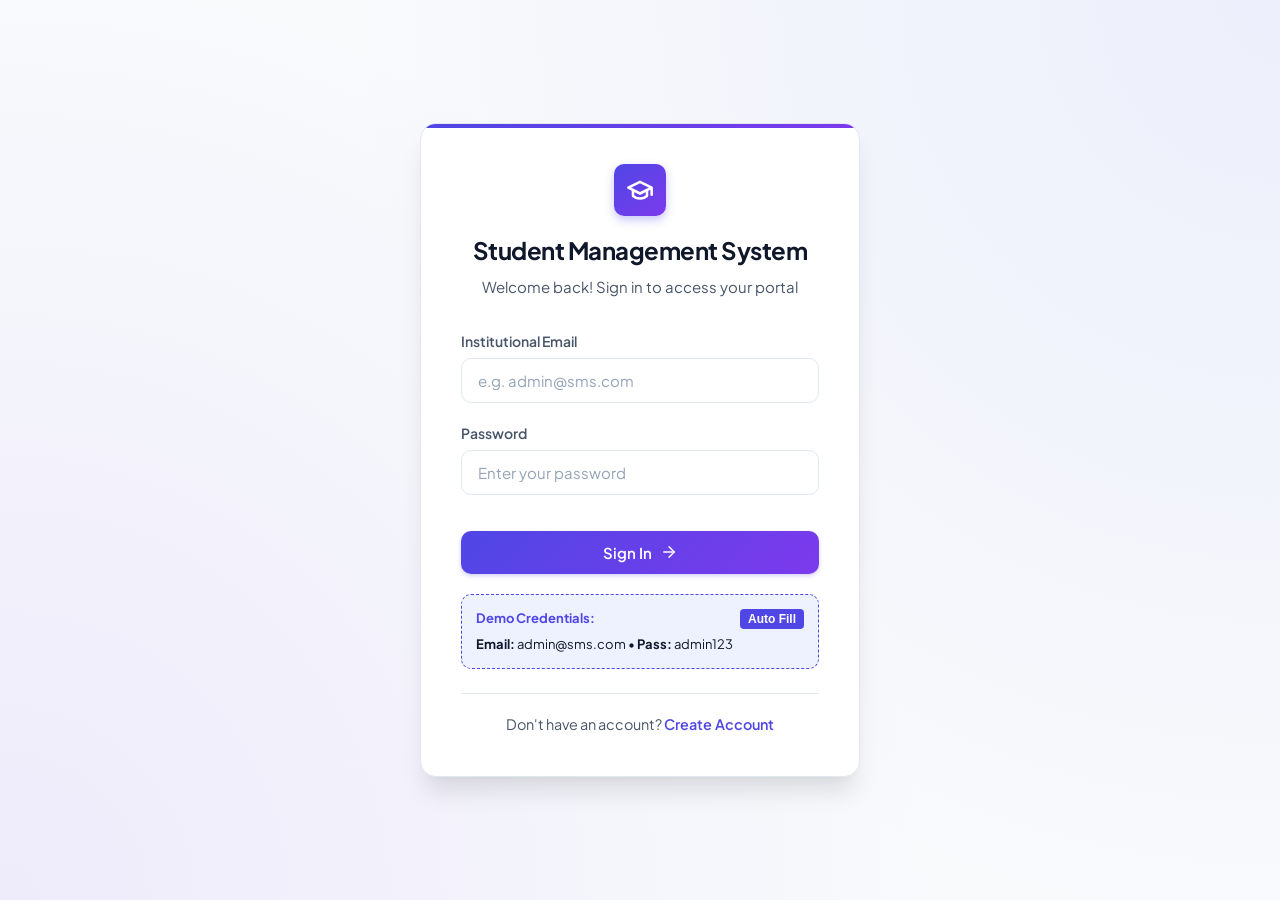
<file: index.html>
<!DOCTYPE html>
<html lang="en">
<head>
    <meta charset="UTF-8">
    <meta name="viewport" content="width=device-width, initial-scale=1.0">
    <title>Student Management System - Login</title>
    <link rel="stylesheet" href="css/style.css">
    <style>
        body { font-family: 'Plus Jakarta Sans', Arial, sans-serif; }
        .login-box { display: contents; }
    </style>
</head>
<body class="auth-page">
    <div class="auth-card">
        <div class="auth-header">
            <div class="auth-logo">
                <svg width="28" height="28" viewBox="0 0 24 24" fill="none" stroke="currentColor" stroke-width="2.2" stroke-linecap="round" stroke-linejoin="round">
                    <path d="M22 10v6M2 10l10-5 10 5-10 5z"/>
                    <path d="M6 12v5c3 3 9 3 12 0v-5"/>
                </svg>
            </div>
            <h2>Student Management System</h2>
            <p>Welcome back! Sign in to access your portal</p>
        </div>

        <form id="loginForm">
            <div class="form-group">
                <label for="email">Institutional Email</label>
                <input type="email" id="email" placeholder="e.g. admin@sms.com" required autocomplete="email">
            </div>

            <div class="form-group">
                <label for="password">Password</label>
                <input type="password" id="password" placeholder="Enter your password" required autocomplete="current-password">
            </div>

            <div id="errorMessage" class="error">Invalid email or password.</div>
            <div id="successMessage" class="success">Login successful! Redirecting to dashboard...</div>

            <button type="submit" id="loginBtn" class="btn btn-primary" style="width: 100%; margin-top: 1rem;">
                <span>Sign In</span>
                <svg width="18" height="18" viewBox="0 0 24 24" fill="none" stroke="currentColor" stroke-width="2" stroke-linecap="round" stroke-linejoin="round">
                    <line x1="5" y1="12" x2="19" y2="12"></line>
                    <polyline points="12 5 19 12 12 19"></polyline>
                </svg>
            </button>
        </form>

        <div class="demo-box">
            <div class="demo-box-header">
                <span>Demo Credentials:</span>
                <button type="button" class="demo-fill-btn" onclick="fillDemo()">Auto Fill</button>
            </div>
            <div><strong>Email:</strong> admin@sms.com &bull; <strong>Pass:</strong> admin123</div>
        </div>

        <div class="form-footer link">
            <p>Don't have an account? <a href="register.html" id="registerLink">Create Account</a></p>
        </div>
    </div>

    <script>
        if (!localStorage.getItem('users')) {
            localStorage.setItem('users', JSON.stringify([
                { name: 'Admin', email: 'admin@sms.com', password: 'admin123', role: 'Administrator' }
            ]));
        }

        function fillDemo() {
            document.getElementById('email').value = 'admin@sms.com';
            document.getElementById('password').value = 'admin123';
        }

        document.getElementById('loginForm').addEventListener('submit', function(e) {
            e.preventDefault();
            var email = document.getElementById('email').value.trim();
            var password = document.getElementById('password').value;
            
            var errEl = document.getElementById('errorMessage');
            var succEl = document.getElementById('successMessage');
            errEl.style.display = 'none';
            succEl.style.display = 'none';

            var users = JSON.parse(localStorage.getItem('users') || '[]');
            var user = users.find(function(u) { 
                return u.email.toLowerCase() === email.toLowerCase() && u.password === password; 
            });

            if (user) {
                succEl.style.display = 'block';
                localStorage.setItem('currentUser', JSON.stringify(user));
                setTimeout(function() { 
                    window.location.href = 'dashboard.html'; 
                }, 1000);
            } else {
                errEl.style.display = 'block';
            }
        });
    </script>
</body>
</html>
</file>
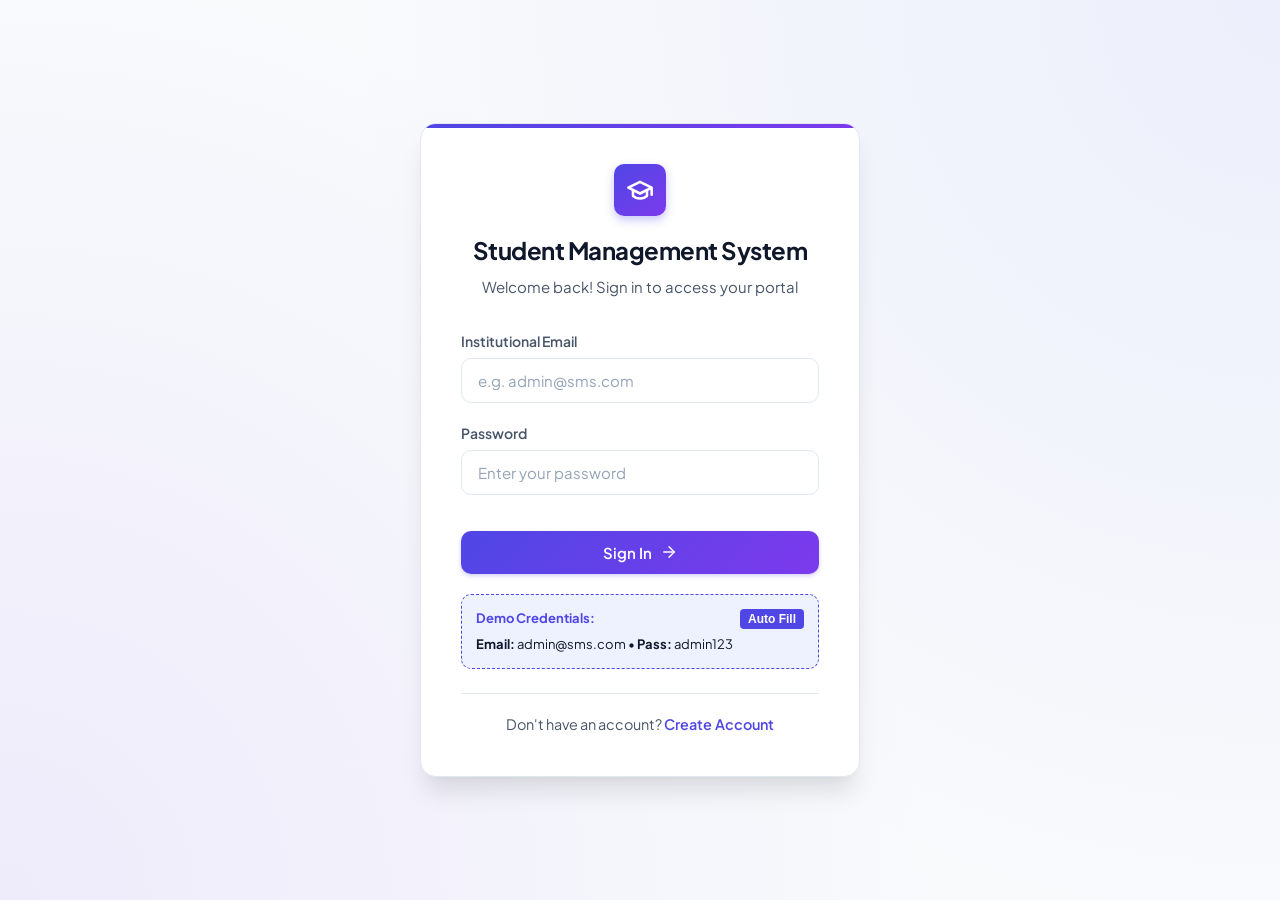
<file: dashboard.html>
<!DOCTYPE html>
<html lang="en">
<head>
    <meta charset="UTF-8">
    <meta name="viewport" content="width=device-width, initial-scale=1.0">
    <title>Student Management System - Dashboard</title>
    <link rel="stylesheet" href="css/style.css">
    <style>
        .welcome { color: inherit; font-size: 0.9375rem; font-weight: 600; }
    </style>
</head>
<body>
    <div class="dashboard-wrapper">
        <aside class="sidebar">
            <div class="sidebar-header">
                <div class="auth-logo" style="width: 36px; height: 36px; margin-bottom: 0;">
                    <svg width="20" height="20" viewBox="0 0 24 24" fill="none" stroke="currentColor" stroke-width="2.2">
                        <path d="M22 10v6M2 10l10-5 10 5-10 5z"/>
                        <path d="M6 12v5c3 3 9 3 12 0v-5"/>
                    </svg>
                </div>
                <h2>SMS Portal</h2>
            </div>

            <nav class="sidebar-nav">
                <a href="#dashboard" class="nav-item active">
                    <svg width="18" height="18" viewBox="0 0 24 24" fill="none" stroke="currentColor" stroke-width="2">
                        <rect x="3" y="3" width="7" height="7"></rect>
                        <rect x="14" y="3" width="7" height="7"></rect>
                        <rect x="14" y="14" width="7" height="7"></rect>
                        <rect x="3" y="14" width="7" height="7"></rect>
                    </svg>
                    <span>Dashboard</span>
                </a>
                <a href="#students" class="nav-item">
                    <svg width="18" height="18" viewBox="0 0 24 24" fill="none" stroke="currentColor" stroke-width="2">
                        <path d="M17 21v-2a4 4 0 0 0-4-4H5a4 4 0 0 0-4 4v2"></path>
                        <circle cx="9" cy="7" r="4"></circle>
                        <path d="M23 21v-2a4 4 0 0 0-3-3.87"></path>
                        <path d="M16 3.13a4 4 0 0 1 0 7.75"></path>
                    </svg>
                    <span>All Students</span>
                </a>
                <a href="#departments" class="nav-item">
                    <svg width="18" height="18" viewBox="0 0 24 24" fill="none" stroke="currentColor" stroke-width="2">
                        <path d="M3 9l9-7 9 7v11a2 2 0 0 1-2 2H5a2 2 0 0 1-2-2z"></path>
                        <polyline points="9 22 9 12 15 12 15 22"></polyline>
                    </svg>
                    <span>Departments</span>
                </a>
                <a href="#reports" class="nav-item">
                    <svg width="18" height="18" viewBox="0 0 24 24" fill="none" stroke="currentColor" stroke-width="2">
                        <line x1="18" y1="20" x2="18" y2="10"></line>
                        <line x1="12" y1="20" x2="12" y2="4"></line>
                        <line x1="6" y1="20" x2="6" y2="14"></line>
                    </svg>
                    <span>Analytics</span>
                </a>
            </nav>

            <div class="sidebar-footer">
                <span style="font-size: 0.8125rem; color: #64748b;">SMS v2.1.0</span>
            </div>
        </aside>

        <main class="main-content">
            <header class="top-navbar navbar">
                <div>
                    <h2 style="font-size: 1.25rem; font-weight: 700;">Student Management System</h2>
                </div>

                <div class="navbar-user-section">
                    <button class="theme-toggle-btn" id="themeToggleBtn" title="Toggle theme" onclick="toggleTheme()">
                        <svg id="themeIcon" width="18" height="18" viewBox="0 0 24 24" fill="none" stroke="currentColor" stroke-width="2">
                            <path d="M21 12.79A9 9 0 1 1 11.21 3 7 7 0 0 0 21 12.79z"></path>
                        </svg>
                    </button>

                    <div class="user-profile-badge">
                        <div class="user-avatar" id="avatarInitial">A</div>
                        <span class="welcome" id="navUserName">Welcome</span>
                    </div>

                    <button id="logoutBtn" class="btn btn-secondary btn-sm" title="Sign out">
                        <svg width="15" height="15" viewBox="0 0 24 24" fill="none" stroke="currentColor" stroke-width="2">
                            <path d="M9 21H5a2 2 0 0 1-2-2V5a2 2 0 0 1 2-2h4"></path>
                            <polyline points="16 17 21 12 16 7"></polyline>
                            <line x1="21" y1="12" x2="9" y2="12"></line>
                        </svg>
                        <span>Logout</span>
                    </button>
                </div>
            </header>

            <div class="dashboard-body content">
                <div class="page-header">
                    <div>
                        <h3>Student Dashboard</h3>
                        <p>Manage, track, and monitor student academic records in real time</p>
                    </div>
                    <div style="display: flex; gap: 0.75rem;">
                        <button class="btn btn-secondary" onclick="exportToCSV()">
                            <svg width="16" height="16" viewBox="0 0 24 24" fill="none" stroke="currentColor" stroke-width="2">
                                <path d="M21 15v4a2 2 0 0 1-2 2H5a2 2 0 0 1-2-2v-4"></path>
                                <polyline points="7 10 12 15 17 10"></polyline>
                                <line x1="12" y1="15" x2="12" y2="3"></line>
                            </svg>
                            <span>Export CSV</span>
                        </button>
                        <button class="btn btn-primary" onclick="openAddModal()">
                            <svg width="16" height="16" viewBox="0 0 24 24" fill="none" stroke="currentColor" stroke-width="2">
                                <line x1="12" y1="5" x2="12" y2="19"></line>
                                <line x1="5" y1="12" x2="19" y2="12"></line>
                            </svg>
                            <span>Add Student</span>
                        </button>
                    </div>
                </div>

                <div class="stats-grid">
                    <div class="stat-card">
                        <div class="stat-icon blue">
                            <svg width="22" height="22" viewBox="0 0 24 24" fill="none" stroke="currentColor" stroke-width="2">
                                <path d="M17 21v-2a4 4 0 0 0-4-4H5a4 4 0 0 0-4 4v2"></path>
                                <circle cx="9" cy="7" r="4"></circle>
                            </svg>
                        </div>
                        <div class="stat-info">
                            <h4>Total Students</h4>
                            <div class="stat-number" id="totalStudentsCount">5</div>
                        </div>
                    </div>
                    <div class="stat-card">
                        <div class="stat-icon green">
                            <svg width="22" height="22" viewBox="0 0 24 24" fill="none" stroke="currentColor" stroke-width="2">
                                <polyline points="20 6 9 17 4 12"></polyline>
                            </svg>
                        </div>
                        <div class="stat-info">
                            <h4>Active Enrolled</h4>
                            <div class="stat-number" id="activeStudentsCount">4</div>
                        </div>
                    </div>
                    <div class="stat-card">
                        <div class="stat-icon purple">
                            <svg width="22" height="22" viewBox="0 0 24 24" fill="none" stroke="currentColor" stroke-width="2">
                                <line x1="18" y1="20" x2="18" y2="10"></line>
                                <line x1="12" y1="20" x2="12" y2="4"></line>
                                <line x1="6" y1="20" x2="6" y2="14"></line>
                            </svg>
                        </div>
                        <div class="stat-info">
                            <h4>Average GPA</h4>
                            <div class="stat-number" id="avgGpaValue">3.72</div>
                        </div>
                    </div>
                    <div class="stat-card">
                        <div class="stat-icon amber">
                            <svg width="22" height="22" viewBox="0 0 24 24" fill="none" stroke="currentColor" stroke-width="2">
                                <path d="M3 9l9-7 9 7v11a2 2 0 0 1-2 2H5a2 2 0 0 1-2-2z"></path>
                                <polyline points="9 22 9 12 15 12 15 22"></polyline>
                            </svg>
                        </div>
                        <div class="stat-info">
                            <h4>Departments</h4>
                            <div class="stat-number" id="totalDeptsCount">4</div>
                        </div>
                    </div>
                </div>

                <div class="table-controls">
                    <div class="search-filter-group">
                        <div class="search-input-wrapper">
                            <span class="search-icon">
                                <svg width="16" height="16" viewBox="0 0 24 24" fill="none" stroke="currentColor" stroke-width="2">
                                    <circle cx="11" cy="11" r="8"></circle>
                                    <line x1="21" y1="21" x2="16.65" y2="16.65"></line>
                                </svg>
                            </span>
                            <input type="text" id="searchInput" placeholder="Search by name, ID, or email..." oninput="filterStudents()">
                        </div>
                        <select id="deptFilter" onchange="filterStudents()" style="width: 190px;">
                            <option value="">All Departments</option>
                            <option value="Computer Science">Computer Science</option>
                            <option value="Software Engineering">Software Engineering</option>
                            <option value="Information Technology">Information Technology</option>
                            <option value="Electrical Engineering">Electrical Engineering</option>
                        </select>
                        <select id="statusFilter" onchange="filterStudents()" style="width: 140px;">
                            <option value="">All Statuses</option>
                            <option value="Active">Active</option>
                            <option value="On Leave">On Leave</option>
                            <option value="Graduated">Graduated</option>
                        </select>
                    </div>
                </div>

                <div class="table-card">
                    <div class="table-responsive">
                        <table id="studentTable">
                            <thead>
                                <tr>
                                    <th>ID</th>
                                    <th>Student</th>
                                    <th>Department</th>
                                    <th>GPA</th>
                                    <th>Status</th>
                                    <th style="text-align: right;">Actions</th>
                                </tr>
                            </thead>
                            <tbody id="studentTableBody">
                            </tbody>
                        </table>
                    </div>
                </div>
            </div>
        </main>
    </div>

    <div class="modal-overlay" id="studentModal">
        <div class="modal-container">
            <div class="modal-header">
                <h3 id="modalTitle">Add New Student</h3>
                <button type="button" class="modal-close-btn" onclick="closeModal()">&times;</button>
            </div>
            <form id="studentForm" onsubmit="handleSaveStudent(event)">
                <input type="hidden" id="editIndex" value="-1">
                <div class="modal-body">
                    <div class="form-group">
                        <label for="modalStudentId">Student ID</label>
                        <input type="text" id="modalStudentId" placeholder="e.g. STU-006" required>
                    </div>
                    <div class="form-group">
                        <label for="modalStudentName">Full Name</label>
                        <input type="text" id="modalStudentName" placeholder="e.g. Ayesha Siddiqa" required>
                    </div>
                    <div class="form-group">
                        <label for="modalStudentEmail">Institutional Email</label>
                        <input type="email" id="modalStudentEmail" placeholder="e.g. ayesha@student.com" required>
                    </div>
                    <div style="display: grid; grid-template-columns: 1fr 1fr; gap: 1rem;">
                        <div class="form-group">
                            <label for="modalStudentDept">Department</label>
                            <select id="modalStudentDept" required>
                                <option value="Computer Science">Computer Science</option>
                                <option value="Software Engineering">Software Engineering</option>
                                <option value="Information Technology">Information Technology</option>
                                <option value="Electrical Engineering">Electrical Engineering</option>
                            </select>
                        </div>
                        <div class="form-group">
                            <label for="modalStudentGpa">GPA (0.00 - 4.00)</label>
                            <input type="number" id="modalStudentGpa" step="0.01" min="0" max="4.00" value="3.50" required>
                        </div>
                    </div>
                    <div class="form-group">
                        <label for="modalStudentStatus">Enrollment Status</label>
                        <select id="modalStudentStatus">
                            <option value="Active">Active</option>
                            <option value="On Leave">On Leave</option>
                            <option value="Graduated">Graduated</option>
                        </select>
                    </div>
                </div>
                <div class="modal-footer">
                    <button type="button" class="btn btn-secondary" onclick="closeModal()">Cancel</button>
                    <button type="submit" class="btn btn-primary" id="saveStudentBtn">Save Record</button>
                </div>
            </form>
        </div>
    </div>

    <div class="toast-container" id="toastContainer"></div>

    <script>
        var currentUser = JSON.parse(localStorage.getItem('currentUser'));
        if (!currentUser) {
            window.location.href = 'index.html';
        } else {
            var userName = currentUser.name || 'User';
            document.getElementById('navUserName').textContent = 'Welcome, ' + userName;
            document.getElementById('avatarInitial').textContent = userName.charAt(0).toUpperCase();
        }

        document.getElementById('logoutBtn').addEventListener('click', function() {
            localStorage.removeItem('currentUser');
            window.location.href = 'index.html';
        });

        var defaultStudents = [
            { id: "STU-001", name: "Rahim Ahmed", email: "rahim@student.com", dept: "Computer Science", gpa: 3.85, status: "Active" },
            { id: "STU-002", name: "Fatima Khan", email: "fatima@student.com", dept: "Software Engineering", gpa: 3.92, status: "Active" },
            { id: "STU-003", name: "Arif Hossain", email: "arif@student.com", dept: "Computer Science", gpa: 3.45, status: "On Leave" },
            { id: "STU-004", name: "Nusrat Jahan", email: "nusrat@student.com", dept: "Information Technology", gpa: 3.78, status: "Active" },
            { id: "STU-005", name: "Kamal Uddin", email: "kamal@student.com", dept: "Electrical Engineering", gpa: 3.60, status: "Graduated" }
        ];

        function getStudents() {
            var stored = localStorage.getItem('sms_students');
            if (!stored) {
                localStorage.setItem('sms_students', JSON.stringify(defaultStudents));
                return defaultStudents;
            }
            try {
                return JSON.parse(stored);
            } catch(e) {
                return defaultStudents;
            }
        }

        function saveStudents(list) {
            localStorage.setItem('sms_students', JSON.stringify(list));
            renderTable();
            updateStats();
        }

        function renderTable() {
            var all = getStudents();
            var search = (document.getElementById('searchInput').value || '').toLowerCase().trim();
            var deptFilter = document.getElementById('deptFilter').value;
            var statusFilter = document.getElementById('statusFilter').value;

            var filtered = all.filter(function(s) {
                var matchesSearch = s.name.toLowerCase().includes(search) || 
                                    s.id.toLowerCase().includes(search) || 
                                    s.email.toLowerCase().includes(search);
                var matchesDept = !deptFilter || s.dept === deptFilter;
                var matchesStatus = !statusFilter || s.status === statusFilter;
                return matchesSearch && matchesDept && matchesStatus;
            });

            var tbody = document.getElementById('studentTableBody');
            tbody.innerHTML = '';

            if (filtered.length === 0) {
                tbody.innerHTML = '<tr><td colspan="6" style="text-align: center; color: var(--text-muted); padding: 2.5rem;">No students found matching current filters.</td></tr>';
                return;
            }

            filtered.forEach(function(s, index) {
                var tr = document.createElement('tr');
                
                var statusClass = 'badge-success';
                if (s.status === 'On Leave') statusClass = 'badge-warning';
                if (s.status === 'Graduated') statusClass = 'badge-info';

                var initial = s.name.charAt(0).toUpperCase();

                tr.innerHTML = 
                    '<td><strong>' + escapeHtml(s.id) + '</strong></td>' +
                    '<td>' +
                        '<div class="student-info-cell">' +
                            '<div class="student-mini-avatar">' + initial + '</div>' +
                            '<div>' +
                                '<div style="font-weight: 600; color: var(--text-primary);">' + escapeHtml(s.name) + '</div>' +
                                '<div style="font-size: 0.8125rem; color: var(--text-muted);">' + escapeHtml(s.email) + '</div>' +
                            '</div>' +
                        '</div>' +
                    '</td>' +
                    '<td><span class="badge badge-dept">' + escapeHtml(s.dept) + '</span></td>' +
                    '<td><strong>' + Number(s.gpa).toFixed(2) + '</strong></td>' +
                    '<td><span class="badge ' + statusClass + '">' + escapeHtml(s.status) + '</span></td>' +
                    '<td style="text-align: right;">' +
                        '<div class="action-buttons" style="justify-content: flex-end;">' +
                            '<button class="btn btn-secondary btn-sm" onclick="openEditModal(\'' + escapeHtml(s.id) + '\')">Edit</button>' +
                            '<button class="btn btn-danger btn-sm" onclick="deleteStudent(\'' + escapeHtml(s.id) + '\')">Delete</button>' +
                        '</div>' +
                    '</td>';
                tbody.appendChild(tr);
            });
        }

        function updateStats() {
            var list = getStudents();
            var total = list.length;
            var active = list.filter(function(s) { return s.status === 'Active'; }).length;
            var depts = new Set(list.map(function(s) { return s.dept; })).size;
            var avgGpa = total > 0 ? (list.reduce(function(acc, s) { return acc + Number(s.gpa || 0); }, 0) / total).toFixed(2) : '0.00';

            document.getElementById('totalStudentsCount').textContent = total;
            document.getElementById('activeStudentsCount').textContent = active;
            document.getElementById('avgGpaValue').textContent = avgGpa;
            document.getElementById('totalDeptsCount').textContent = depts;
        }

        function filterStudents() {
            renderTable();
        }

        function openAddModal() {
            document.getElementById('modalTitle').textContent = 'Add New Student';
            document.getElementById('editIndex').value = '-1';
            document.getElementById('studentForm').reset();
            
            var list = getStudents();
            var nextNum = list.length + 1;
            document.getElementById('modalStudentId').value = 'STU-' + String(nextNum).padStart(3, '0');
            document.getElementById('modalStudentGpa').value = '3.50';

            document.getElementById('studentModal').classList.add('open');
        }

        function openEditModal(id) {
            var list = getStudents();
            var student = list.find(function(s) { return s.id === id; });
            if (!student) return;

            document.getElementById('modalTitle').textContent = 'Edit Student Details';
            document.getElementById('editIndex').value = id;
            document.getElementById('modalStudentId').value = student.id;
            document.getElementById('modalStudentName').value = student.name;
            document.getElementById('modalStudentEmail').value = student.email;
            document.getElementById('modalStudentDept').value = student.dept;
            document.getElementById('modalStudentGpa').value = student.gpa;
            document.getElementById('modalStudentStatus').value = student.status;

            document.getElementById('studentModal').classList.add('open');
        }

        function closeModal() {
            document.getElementById('studentModal').classList.remove('open');
        }

        function handleSaveStudent(e) {
            e.preventDefault();
            var list = getStudents();
            var editId = document.getElementById('editIndex').value;
            
            var studentData = {
                id: document.getElementById('modalStudentId').value.trim(),
                name: document.getElementById('modalStudentName').value.trim(),
                email: document.getElementById('modalStudentEmail').value.trim(),
                dept: document.getElementById('modalStudentDept').value,
                gpa: parseFloat(document.getElementById('modalStudentGpa').value) || 0.0,
                status: document.getElementById('modalStudentStatus').value
            };

            if (editId === '-1') {
                if (list.some(function(s) { return s.id.toLowerCase() === studentData.id.toLowerCase(); })) {
                    alert('Student ID already exists! Please choose another.');
                    return;
                }
                list.push(studentData);
                showToast('Student added successfully');
            } else {
                var idx = list.findIndex(function(s) { return s.id === editId; });
                if (idx !== -1) {
                    list[idx] = studentData;
                    showToast('Student updated successfully');
                }
            }

            saveStudents(list);
            closeModal();
        }

        function deleteStudent(id) {
            if (confirm('Delete student ' + id + '?')) {
                var list = getStudents();
                list = list.filter(function(s) { return s.id !== id; });
                saveStudents(list);
                showToast('Student removed');
            }
        }

        function exportToCSV() {
            var list = getStudents();
            var csv = 'ID,Name,Email,Department,GPA,Status\n';
            list.forEach(function(s) {
                csv += '"' + s.id + '","' + s.name + '","' + s.email + '","' + s.dept + '",' + s.gpa + ',"' + s.status + '"\n';
            });
            var blob = new Blob([csv], { type: 'text/csv' });
            var url = window.URL.createObjectURL(blob);
            var a = document.createElement('a');
            a.setAttribute('hidden', '');
            a.setAttribute('href', url);
            a.setAttribute('download', 'students.csv');
            document.body.appendChild(a);
            a.click();
            document.body.removeChild(a);
            showToast('Exported to CSV');
        }

        function toggleTheme() {
            var current = document.documentElement.getAttribute('data-theme');
            var next = current === 'dark' ? 'light' : 'dark';
            document.documentElement.setAttribute('data-theme', next);
            localStorage.setItem('sms_theme', next);
        }

        var savedTheme = localStorage.getItem('sms_theme') || 'light';
        document.documentElement.setAttribute('data-theme', savedTheme);

        function showToast(message) {
            var container = document.getElementById('toastContainer');
            var toast = document.createElement('div');
            toast.className = 'toast';
            toast.textContent = message;
            container.appendChild(toast);
            setTimeout(function() {
                toast.style.opacity = '0';
                toast.style.transform = 'translateY(10px)';
                toast.style.transition = 'all 0.3s ease';
                setTimeout(function() { toast.remove(); }, 300);
            }, 3000);
        }

        function escapeHtml(text) {
            var map = { '&': '&amp;', '<': '&lt;', '>': '&gt;', '"': '&quot;', "'": '&#039;' };
            return String(text).replace(/[&<>"']/g, function(m) { return map[m]; });
        }

        renderTable();
        updateStats();
    </script>
</body>
</html>
</file>
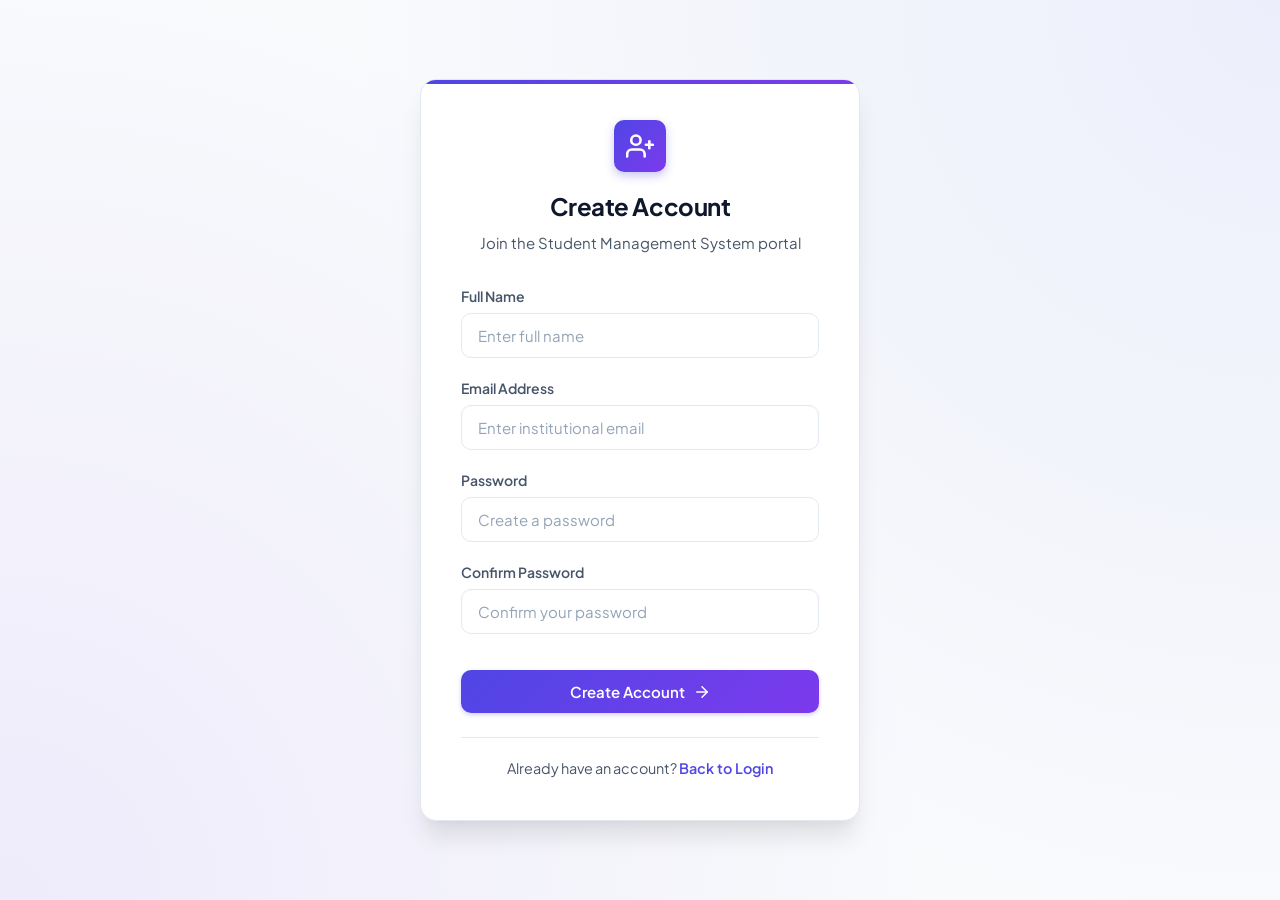
<file: register.html>
<!DOCTYPE html>
<html lang="en">
<head>
    <meta charset="UTF-8">
    <meta name="viewport" content="width=device-width, initial-scale=1.0">
    <title>Student Management System - Register</title>
    <link rel="stylesheet" href="css/style.css">
    <style>
        body { font-family: 'Plus Jakarta Sans', Arial, sans-serif; }
        .register-box { display: contents; }
    </style>
</head>
<body class="auth-page">
    <div class="auth-card">
        <div class="auth-header">
            <div class="auth-logo">
                <svg width="28" height="28" viewBox="0 0 24 24" fill="none" stroke="currentColor" stroke-width="2.2" stroke-linecap="round" stroke-linejoin="round">
                    <path d="M16 21v-2a4 4 0 0 0-4-4H5a4 4 0 0 0-4 4v2"/>
                    <circle cx="8.5" cy="7" r="4"/>
                    <line x1="20" y1="8" x2="20" y2="14"/>
                    <line x1="23" y1="11" x2="17" y2="11"/>
                </svg>
            </div>
            <h2>Create Account</h2>
            <p>Join the Student Management System portal</p>
        </div>

        <form id="registerForm">
            <div class="form-group">
                <label for="name">Full Name</label>
                <input type="text" id="name" placeholder="Enter full name" required autocomplete="name">
            </div>

            <div class="form-group">
                <label for="email">Email Address</label>
                <input type="email" id="email" placeholder="Enter institutional email" required autocomplete="email">
            </div>

            <div class="form-group">
                <label for="password">Password</label>
                <input type="password" id="password" placeholder="Create a password" required autocomplete="new-password">
            </div>

            <div class="form-group">
                <label for="confirmPassword">Confirm Password</label>
                <input type="password" id="confirmPassword" placeholder="Confirm your password" required autocomplete="new-password">
            </div>

            <div id="errorMessage" class="error"></div>
            <div id="successMessage" class="success">Registration successful! Redirecting...</div>

            <button type="submit" id="registerBtn" class="btn btn-primary" style="width: 100%; margin-top: 1rem;">
                <span>Create Account</span>
                <svg width="18" height="18" viewBox="0 0 24 24" fill="none" stroke="currentColor" stroke-width="2" stroke-linecap="round" stroke-linejoin="round">
                    <line x1="5" y1="12" x2="19" y2="12"></line>
                    <polyline points="12 5 19 12 12 19"></polyline>
                </svg>
            </button>
        </form>

        <div class="form-footer link">
            <p>Already have an account? <a href="index.html" id="loginLink">Back to Login</a></p>
        </div>
    </div>

    <script>
        document.getElementById('registerForm').addEventListener('submit', function(e) {
            e.preventDefault();
            var name = document.getElementById('name').value.trim();
            var email = document.getElementById('email').value.trim();
            var password = document.getElementById('password').value;
            var confirmPassword = document.getElementById('confirmPassword').value;
            
            var errEl = document.getElementById('errorMessage');
            var succEl = document.getElementById('successMessage');
            errEl.style.display = 'none';
            succEl.style.display = 'none';

            if (password !== confirmPassword) {
                errEl.textContent = 'Passwords do not match.';
                errEl.style.display = 'block';
                return;
            }

            var users = JSON.parse(localStorage.getItem('users') || '[]');
            if (users.find(function(u) { return u.email.toLowerCase() === email.toLowerCase(); })) {
                errEl.textContent = 'Email already exists.';
                errEl.style.display = 'block';
                return;
            }

            users.push({ name: name, email: email, password: password, role: 'Student' });
            localStorage.setItem('users', JSON.stringify(users));
            
            succEl.textContent = 'Registration successful! Redirecting...';
            succEl.style.display = 'block';
            setTimeout(function() { 
                window.location.href = 'index.html'; 
            }, 1200);
        });
    </script>
</body>
</html>
</file>
<file: css/style.css>
@import url('https://fonts.googleapis.com/css2?family=Plus+Jakarta+Sans:wght@300;400;500;600;700;800&display=swap');

:root {
    --primary: #4f46e5;
    --primary-gradient: linear-gradient(135deg, #4f46e5 0%, #7c3aed 100%);
    --primary-hover: #4338ca;
    --primary-light: #eef2ff;
    --primary-ring: rgba(79, 70, 229, 0.25);
    
    --bg-page: #f8fafc;
    --bg-surface: #ffffff;
    --bg-sidebar: #0f172a;
    --bg-sidebar-hover: #1e293b;
    --bg-input: #ffffff;
    
    --text-primary: #0f172a;
    --text-secondary: #475569;
    --text-muted: #94a3b8;
    --text-inverse: #ffffff;
    
    --border-color: #e2e8f0;
    --border-focus: #6366f1;
    
    --success: #10b981;
    --success-bg: #ecfdf5;
    --success-border: #a7f3d0;
    
    --danger: #ef4444;
    --danger-bg: #fef2f2;
    --danger-border: #fecaca;
    
    --warning: #f59e0b;
    --warning-bg: #fffbeb;
    --warning-border: #fde68a;
    
    --info: #0284c7;
    --info-bg: #f0f9ff;
    
    --radius-sm: 6px;
    --radius-md: 10px;
    --radius-lg: 16px;
    --radius-xl: 24px;
    --radius-full: 9999px;
    
    --shadow-sm: 0 1px 2px 0 rgba(0, 0, 0, 0.05);
    --shadow-md: 0 4px 6px -1px rgba(0, 0, 0, 0.07), 0 2px 4px -2px rgba(0, 0, 0, 0.05);
    --shadow-lg: 0 10px 15px -3px rgba(0, 0, 0, 0.08), 0 4px 6px -4px rgba(0, 0, 0, 0.04);
    --shadow-xl: 0 20px 25px -5px rgba(0, 0, 0, 0.1), 0 8px 10px -6px rgba(0, 0, 0, 0.04);
    
    --transition: all 0.2s cubic-bezier(0.4, 0, 0.2, 1);
}

[data-theme="dark"] {
    --bg-page: #090d16;
    --bg-surface: #111827;
    --bg-sidebar: #0b0f19;
    --bg-sidebar-hover: #1f2937;
    --bg-input: #1f2937;
    
    --text-primary: #f9fafb;
    --text-secondary: #cbd5e1;
    --text-muted: #64748b;
    
    --border-color: #1f2937;
    --primary-light: rgba(79, 70, 229, 0.15);
    
    --shadow-sm: 0 1px 2px 0 rgba(0, 0, 0, 0.3);
    --shadow-md: 0 4px 6px -1px rgba(0, 0, 0, 0.4);
    --shadow-lg: 0 10px 15px -3px rgba(0, 0, 0, 0.5);
}

* {
    margin: 0;
    padding: 0;
    box-sizing: border-box;
}

body {
    font-family: 'Plus Jakarta Sans', -apple-system, BlinkMacSystemFont, 'Segoe UI', Roboto, sans-serif;
    background-color: var(--bg-page);
    color: var(--text-primary);
    line-height: 1.5;
    -webkit-font-smoothing: antialiased;
    transition: background-color 0.3s ease, color 0.3s ease;
    min-height: 100vh;
}

h1, h2, h3, h4, h5, h6 {
    font-weight: 700;
    color: var(--text-primary);
    letter-spacing: -0.02em;
}

a {
    color: var(--primary);
    text-decoration: none;
    font-weight: 600;
    transition: var(--transition);
}

a:hover {
    color: var(--primary-hover);
    text-decoration: underline;
}

label {
    display: block;
    font-size: 0.875rem;
    font-weight: 600;
    color: var(--text-secondary);
    margin-bottom: 0.375rem;
}

input, select, textarea {
    width: 100%;
    padding: 0.75rem 1rem;
    font-family: inherit;
    font-size: 0.9375rem;
    color: var(--text-primary);
    background-color: var(--bg-input);
    border: 1px solid var(--border-color);
    border-radius: var(--radius-md);
    outline: none;
    transition: var(--transition);
    box-sizing: border-box;
}

input:focus, select:focus, textarea:focus {
    border-color: var(--border-focus);
    box-shadow: 0 0 0 3px var(--primary-ring);
}

input::placeholder {
    color: var(--text-muted);
}

.btn {
    display: inline-flex;
    align-items: center;
    justify-content: center;
    gap: 0.5rem;
    padding: 0.75rem 1.25rem;
    font-family: inherit;
    font-size: 0.9375rem;
    font-weight: 600;
    border-radius: var(--radius-md);
    border: none;
    cursor: pointer;
    transition: var(--transition);
    text-decoration: none !important;
}

.btn-primary {
    background: var(--primary-gradient);
    color: white;
    box-shadow: 0 2px 4px rgba(79, 70, 229, 0.25);
}

.btn-primary:hover {
    transform: translateY(-1px);
    box-shadow: 0 4px 12px rgba(79, 70, 229, 0.35);
}

.btn-primary:active {
    transform: translateY(0);
}

.btn-secondary {
    background: var(--bg-surface);
    color: var(--text-secondary);
    border: 1px solid var(--border-color);
}

.btn-secondary:hover {
    background: var(--bg-page);
    color: var(--text-primary);
}

.btn-sm {
    padding: 0.4rem 0.75rem;
    font-size: 0.8125rem;
    border-radius: var(--radius-sm);
}

.btn-danger {
    background-color: var(--danger);
    color: white;
}

.btn-danger:hover {
    background-color: #dc2626;
}

.badge {
    display: inline-flex;
    align-items: center;
    padding: 0.25rem 0.625rem;
    font-size: 0.75rem;
    font-weight: 600;
    border-radius: var(--radius-full);
}

.badge-success {
    background-color: var(--success-bg);
    color: var(--success);
    border: 1px solid var(--success-border);
}

.badge-warning {
    background-color: var(--warning-bg);
    color: var(--warning);
    border: 1px solid var(--warning-border);
}

.badge-danger {
    background-color: var(--danger-bg);
    color: var(--danger);
    border: 1px solid var(--danger-border);
}

.badge-info {
    background-color: var(--info-bg);
    color: var(--info);
}

.badge-dept {
    background-color: var(--primary-light);
    color: var(--primary);
    font-weight: 600;
}

.error {
    background-color: var(--danger-bg);
    color: var(--danger);
    border: 1px solid var(--danger-border);
    padding: 0.75rem 1rem;
    border-radius: var(--radius-md);
    font-size: 0.875rem;
    font-weight: 500;
    text-align: center;
    display: none;
    margin-top: 1rem;
    animation: fadeIn 0.3s ease;
}

.success {
    background-color: var(--success-bg);
    color: var(--success);
    border: 1px solid var(--success-border);
    padding: 0.75rem 1rem;
    border-radius: var(--radius-md);
    font-size: 0.875rem;
    font-weight: 500;
    text-align: center;
    display: none;
    margin-top: 1rem;
    animation: fadeIn 0.3s ease;
}

@keyframes fadeIn {
    from { opacity: 0; transform: translateY(-4px); }
    to { opacity: 1; transform: translateY(0); }
}

@keyframes slideInUp {
    from { opacity: 0; transform: translateY(20px); }
    to { opacity: 1; transform: translateY(0); }
}

.auth-page {
    display: flex;
    min-height: 100vh;
    align-items: center;
    justify-content: center;
    background: radial-gradient(circle at top right, rgba(99, 102, 241, 0.08) 0%, transparent 60%),
                radial-gradient(circle at bottom left, rgba(124, 58, 237, 0.08) 0%, transparent 60%),
                var(--bg-page);
    padding: 1.5rem;
}

.auth-card {
    background-color: var(--bg-surface);
    border: 1px solid var(--border-color);
    border-radius: var(--radius-lg);
    box-shadow: var(--shadow-xl);
    width: 100%;
    max-width: 440px;
    padding: 2.5rem;
    position: relative;
    overflow: hidden;
    animation: slideInUp 0.4s ease;
}

.auth-card::before {
    content: '';
    position: absolute;
    top: 0;
    left: 0;
    right: 0;
    height: 4px;
    background: var(--primary-gradient);
}

.auth-header {
    text-align: center;
    margin-bottom: 2rem;
}

.auth-logo {
    display: inline-flex;
    align-items: center;
    justify-content: center;
    width: 52px;
    height: 52px;
    background: var(--primary-gradient);
    color: white;
    border-radius: var(--radius-md);
    margin-bottom: 1rem;
    box-shadow: 0 4px 10px rgba(79, 70, 229, 0.3);
}

.auth-header h2 {
    font-size: 1.5rem;
    margin-bottom: 0.5rem;
}

.auth-header p {
    color: var(--text-secondary);
    font-size: 0.9375rem;
}

.form-group {
    margin-bottom: 1.25rem;
    text-align: left;
}

.form-footer {
    text-align: center;
    margin-top: 1.5rem;
    padding-top: 1.25rem;
    border-top: 1px solid var(--border-color);
    color: var(--text-secondary);
    font-size: 0.9rem;
}

.demo-box {
    background-color: var(--primary-light);
    border: 1px dashed var(--primary);
    border-radius: var(--radius-md);
    padding: 0.875rem;
    margin-top: 1.25rem;
    font-size: 0.8125rem;
    text-align: left;
}

.demo-box-header {
    display: flex;
    justify-content: space-between;
    align-items: center;
    font-weight: 700;
    color: var(--primary);
    margin-bottom: 0.375rem;
}

.demo-fill-btn {
    background: var(--primary);
    color: white;
    border: none;
    padding: 0.2rem 0.5rem;
    border-radius: 4px;
    cursor: pointer;
    font-size: 0.75rem;
    font-weight: 600;
    transition: var(--transition);
}

.demo-fill-btn:hover {
    background: var(--primary-hover);
}

.dashboard-wrapper {
    display: flex;
    min-height: 100vh;
}

.sidebar {
    width: 260px;
    background-color: var(--bg-sidebar);
    color: #94a3b8;
    display: flex;
    flex-direction: column;
    flex-shrink: 0;
    transition: var(--transition);
    z-index: 20;
}

.sidebar-header {
    padding: 1.5rem 1.25rem;
    display: flex;
    align-items: center;
    gap: 0.75rem;
    border-bottom: 1px solid rgba(255, 255, 255, 0.08);
}

.sidebar-header h2 {
    color: white;
    font-size: 1.125rem;
    white-space: nowrap;
}

.sidebar-nav {
    flex: 1;
    padding: 1.25rem 0.75rem;
    display: flex;
    flex-direction: column;
    gap: 0.375rem;
}

.nav-item {
    display: flex;
    align-items: center;
    gap: 0.75rem;
    padding: 0.75rem 1rem;
    color: #94a3b8;
    border-radius: var(--radius-md);
    font-weight: 500;
    font-size: 0.9375rem;
    transition: var(--transition);
    text-decoration: none;
}

.nav-item:hover {
    background-color: var(--bg-sidebar-hover);
    color: white;
    text-decoration: none;
}

.nav-item.active {
    background: var(--primary-gradient);
    color: white;
    font-weight: 600;
    box-shadow: 0 4px 12px rgba(79, 70, 229, 0.35);
}

.sidebar-footer {
    padding: 1rem 1.25rem;
    border-top: 1px solid rgba(255, 255, 255, 0.08);
    display: flex;
    align-items: center;
    justify-content: space-between;
}

.main-content {
    flex: 1;
    display: flex;
    flex-direction: column;
    min-width: 0;
    overflow-x: hidden;
}

.top-navbar {
    background-color: var(--bg-surface);
    border-bottom: 1px solid var(--border-color);
    padding: 1rem 2rem;
    display: flex;
    align-items: center;
    justify-content: space-between;
    position: sticky;
    top: 0;
    z-index: 10;
}

.navbar-user-section {
    display: flex;
    align-items: center;
    gap: 1rem;
}

.user-profile-badge {
    display: flex;
    align-items: center;
    gap: 0.625rem;
}

.user-avatar {
    width: 38px;
    height: 38px;
    border-radius: var(--radius-full);
    background: var(--primary-gradient);
    color: white;
    display: flex;
    align-items: center;
    justify-content: center;
    font-weight: 700;
    font-size: 0.9375rem;
    box-shadow: 0 2px 5px rgba(79, 70, 229, 0.25);
}

.theme-toggle-btn {
    background: var(--bg-page);
    border: 1px solid var(--border-color);
    width: 38px;
    height: 38px;
    border-radius: var(--radius-md);
    cursor: pointer;
    display: flex;
    align-items: center;
    justify-content: center;
    color: var(--text-secondary);
    transition: var(--transition);
}

.theme-toggle-btn:hover {
    color: var(--text-primary);
    border-color: var(--primary);
}

.dashboard-body {
    padding: 2rem;
    max-width: 1400px;
    margin: 0 auto;
    width: 100%;
}

.page-header {
    display: flex;
    align-items: center;
    justify-content: space-between;
    margin-bottom: 1.75rem;
    flex-wrap: wrap;
    gap: 1rem;
}

.page-header h3 {
    font-size: 1.625rem;
    color: var(--text-primary);
}

.page-header p {
    color: var(--text-secondary);
    font-size: 0.9375rem;
    margin-top: 0.25rem;
}

.stats-grid {
    display: grid;
    grid-template-columns: repeat(auto-fit, minmax(220px, 1fr));
    gap: 1.25rem;
    margin-bottom: 2rem;
}

.stat-card {
    background-color: var(--bg-surface);
    border: 1px solid var(--border-color);
    border-radius: var(--radius-lg);
    padding: 1.25rem;
    box-shadow: var(--shadow-sm);
    display: flex;
    align-items: center;
    gap: 1rem;
    transition: var(--transition);
}

.stat-card:hover {
    transform: translateY(-2px);
    box-shadow: var(--shadow-md);
    border-color: var(--border-focus);
}

.stat-icon {
    width: 50px;
    height: 50px;
    border-radius: var(--radius-md);
    display: flex;
    align-items: center;
    justify-content: center;
    font-size: 1.5rem;
    flex-shrink: 0;
}

.stat-icon.blue { background-color: #eff6ff; color: #2563eb; }
.stat-icon.green { background-color: #ecfdf5; color: #059669; }
.stat-icon.purple { background-color: #f5f3ff; color: #7c3aed; }
.stat-icon.amber { background-color: #fffbeb; color: #d97706; }

.stat-info h4 {
    font-size: 0.8125rem;
    color: var(--text-muted);
    text-transform: uppercase;
    letter-spacing: 0.05em;
    margin-bottom: 0.25rem;
}

.stat-number {
    font-size: 1.625rem;
    font-weight: 800;
    color: var(--text-primary);
    line-height: 1.2;
}

.table-controls {
    display: flex;
    align-items: center;
    justify-content: space-between;
    gap: 1rem;
    margin-bottom: 1.25rem;
    flex-wrap: wrap;
}

.search-filter-group {
    display: flex;
    align-items: center;
    gap: 0.75rem;
    flex: 1;
    max-width: 600px;
}

.search-input-wrapper {
    position: relative;
    flex: 1;
}

.search-input-wrapper input {
    padding-left: 2.5rem;
}

.search-icon {
    position: absolute;
    left: 0.875rem;
    top: 50%;
    transform: translateY(-50%);
    color: var(--text-muted);
}

.table-card {
    background-color: var(--bg-surface);
    border: 1px solid var(--border-color);
    border-radius: var(--radius-lg);
    box-shadow: var(--shadow-sm);
    overflow: hidden;
}

.table-responsive {
    overflow-x: auto;
}

table {
    width: 100%;
    border-collapse: collapse;
    text-align: left;
}

thead {
    background-color: var(--bg-page);
    border-bottom: 1px solid var(--border-color);
}

th {
    padding: 0.875rem 1.25rem;
    font-size: 0.8125rem;
    font-weight: 700;
    text-transform: uppercase;
    letter-spacing: 0.05em;
    color: var(--text-muted);
}

td {
    padding: 1rem 1.25rem;
    font-size: 0.9375rem;
    border-bottom: 1px solid var(--border-color);
    vertical-align: middle;
}

tbody tr {
    transition: background-color 0.15s ease;
}

tbody tr:hover {
    background-color: rgba(79, 70, 229, 0.02);
}

.student-info-cell {
    display: flex;
    align-items: center;
    gap: 0.75rem;
}

.student-mini-avatar {
    width: 36px;
    height: 36px;
    border-radius: var(--radius-full);
    background: #e0e7ff;
    color: #4338ca;
    display: flex;
    align-items: center;
    justify-content: center;
    font-weight: 700;
    font-size: 0.8125rem;
}

.action-buttons {
    display: flex;
    gap: 0.5rem;
}

.modal-overlay {
    position: fixed;
    top: 0;
    left: 0;
    right: 0;
    bottom: 0;
    background: rgba(15, 23, 42, 0.6);
    backdrop-filter: blur(4px);
    display: flex;
    align-items: center;
    justify-content: center;
    z-index: 100;
    opacity: 0;
    pointer-events: none;
    transition: opacity 0.25s ease;
    padding: 1rem;
}

.modal-overlay.open .modal-container {
    transform: scale(1);
}

.modal-overlay.open {
    opacity: 1;
    pointer-events: auto;
}

.modal-container {
    background-color: var(--bg-surface);
    border-radius: var(--radius-lg);
    box-shadow: var(--shadow-xl);
    width: 100%;
    max-width: 520px;
    overflow: hidden;
    transform: scale(0.95);
    transition: transform 0.25s cubic-bezier(0.34, 1.56, 0.64, 1);
}

.modal-header {
    padding: 1.25rem 1.5rem;
    border-bottom: 1px solid var(--border-color);
    display: flex;
    align-items: center;
    justify-content: space-between;
}

.modal-header h3 {
    font-size: 1.25rem;
}

.modal-close-btn {
    background: none;
    border: none;
    font-size: 1.5rem;
    color: var(--text-muted);
    cursor: pointer;
    line-height: 1;
}

.modal-close-btn:hover {
    color: var(--text-primary);
}

.modal-body {
    padding: 1.5rem;
}

.modal-footer {
    padding: 1rem 1.5rem;
    background-color: var(--bg-page);
    border-top: 1px solid var(--border-color);
    display: flex;
    justify-content: flex-end;
    gap: 0.75rem;
}

.toast-container {
    position: fixed;
    bottom: 1.5rem;
    right: 1.5rem;
    display: flex;
    flex-direction: column;
    gap: 0.75rem;
    z-index: 200;
    pointer-events: none;
}

.toast {
    background: var(--bg-sidebar);
    color: white;
    padding: 0.875rem 1.25rem;
    border-radius: var(--radius-md);
    box-shadow: var(--shadow-xl);
    font-size: 0.875rem;
    font-weight: 500;
    display: flex;
    align-items: center;
    gap: 0.625rem;
    animation: slideInUp 0.3s ease;
    pointer-events: auto;
}

@media (max-width: 900px) {
    .sidebar {
        display: none;
    }
    .top-navbar {
        padding: 1rem;
    }
    .dashboard-body {
        padding: 1.25rem 1rem;
    }
}
</file>
